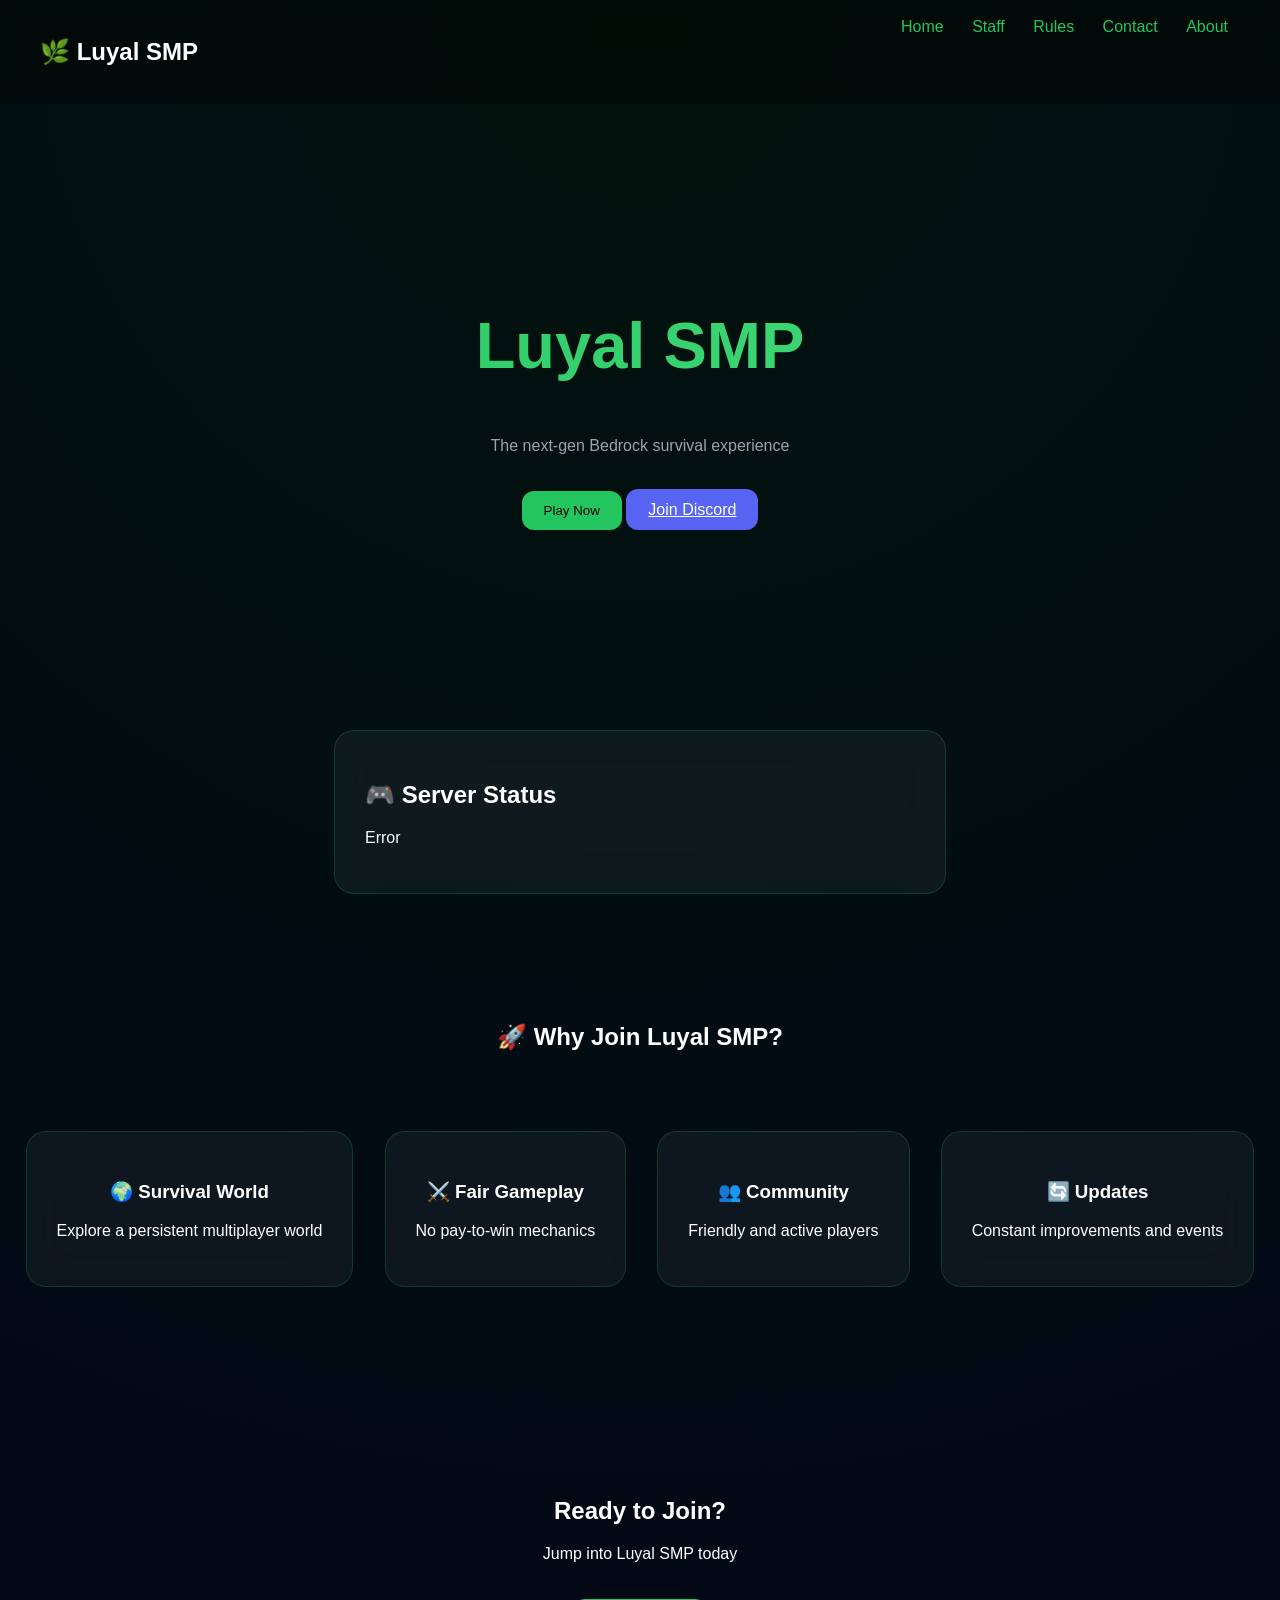
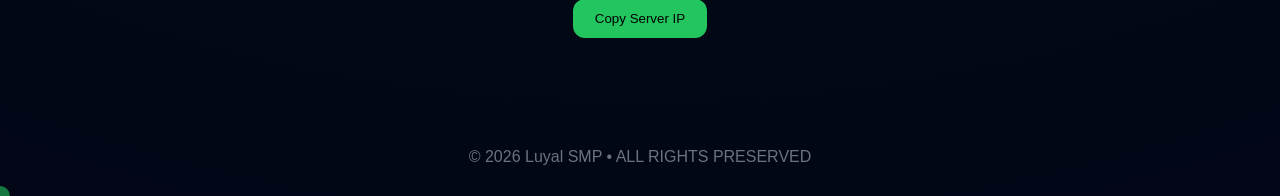
<file: index.html>
<!DOCTYPE html>
<html lang="en">
<head>
  <meta charset="UTF-8">
  <title>Luyal SMP</title>
  <meta name="viewport" content="width=device-width, initial-scale=1.0">

  <link rel="stylesheet" href="style.css">
</head>
<body>

<!-- NAV -->
<nav>
  <h2>🌿 Luyal SMP</h2>
  <div>
    <a href="index.html">Home</a>
    <a href="staff.html">Staff</a>
    <a href="rules.html">Rules</a>
    <a href="contact.html">Contact</a>
    <a href="about.html">About</a>
  </div>
</nav>

<!-- HERO -->
<section class="hero reveal">
  <h1>Luyal SMP</h1>
  <p>The next-gen Bedrock survival experience</p>

  <div>
    <button class="btn copy" onclick="copyIP()">Play Now</button>
    <a class="btn discord" href="https://discord.gg/XmeDRH3hdk" target="_blank">
      Join Discord
    </a>
  </div>
</section>

<!-- STATUS -->
<div class="card reveal">
  <h2>🎮 Server Status</h2>
  <p id="status">Checking...</p>
  <p id="players"></p>
</div>

<!-- FEATURES -->
<section class="reveal" style="text-align:center; padding:60px 20px;">
  <h2>🚀 Why Join Luyal SMP?</h2>

  <div style="display:flex; flex-wrap:wrap; justify-content:center; gap:20px; margin-top:30px;">
    
    <div class="card">
      <h3>🌍 Survival World</h3>
      <p>Explore a persistent multiplayer world</p>
    </div>

    <div class="card">
      <h3>⚔️ Fair Gameplay</h3>
      <p>No pay-to-win mechanics</p>
    </div>

    <div class="card">
      <h3>👥 Community</h3>
      <p>Friendly and active players</p>
    </div>

    <div class="card">
      <h3>🔄 Updates</h3>
      <p>Constant improvements and events</p>
    </div>

  </div>
</section>

<!-- CALL TO ACTION -->
<section class="reveal" style="text-align:center; padding:80px 20px;">
  <h2>Ready to Join?</h2>
  <p>Jump into Luyal SMP today</p>

  <button class="btn copy" onclick="copyIP()">Copy Server IP</button>
</section>

<!-- FOOTER -->
<footer style="text-align:center; padding:30px; color:#6b7280;">
  © 2026 Luyal SMP • ALL RIGHTS PRESERVED
</footer>

<script src="script.js"></script>
</body>
</html>
</file>
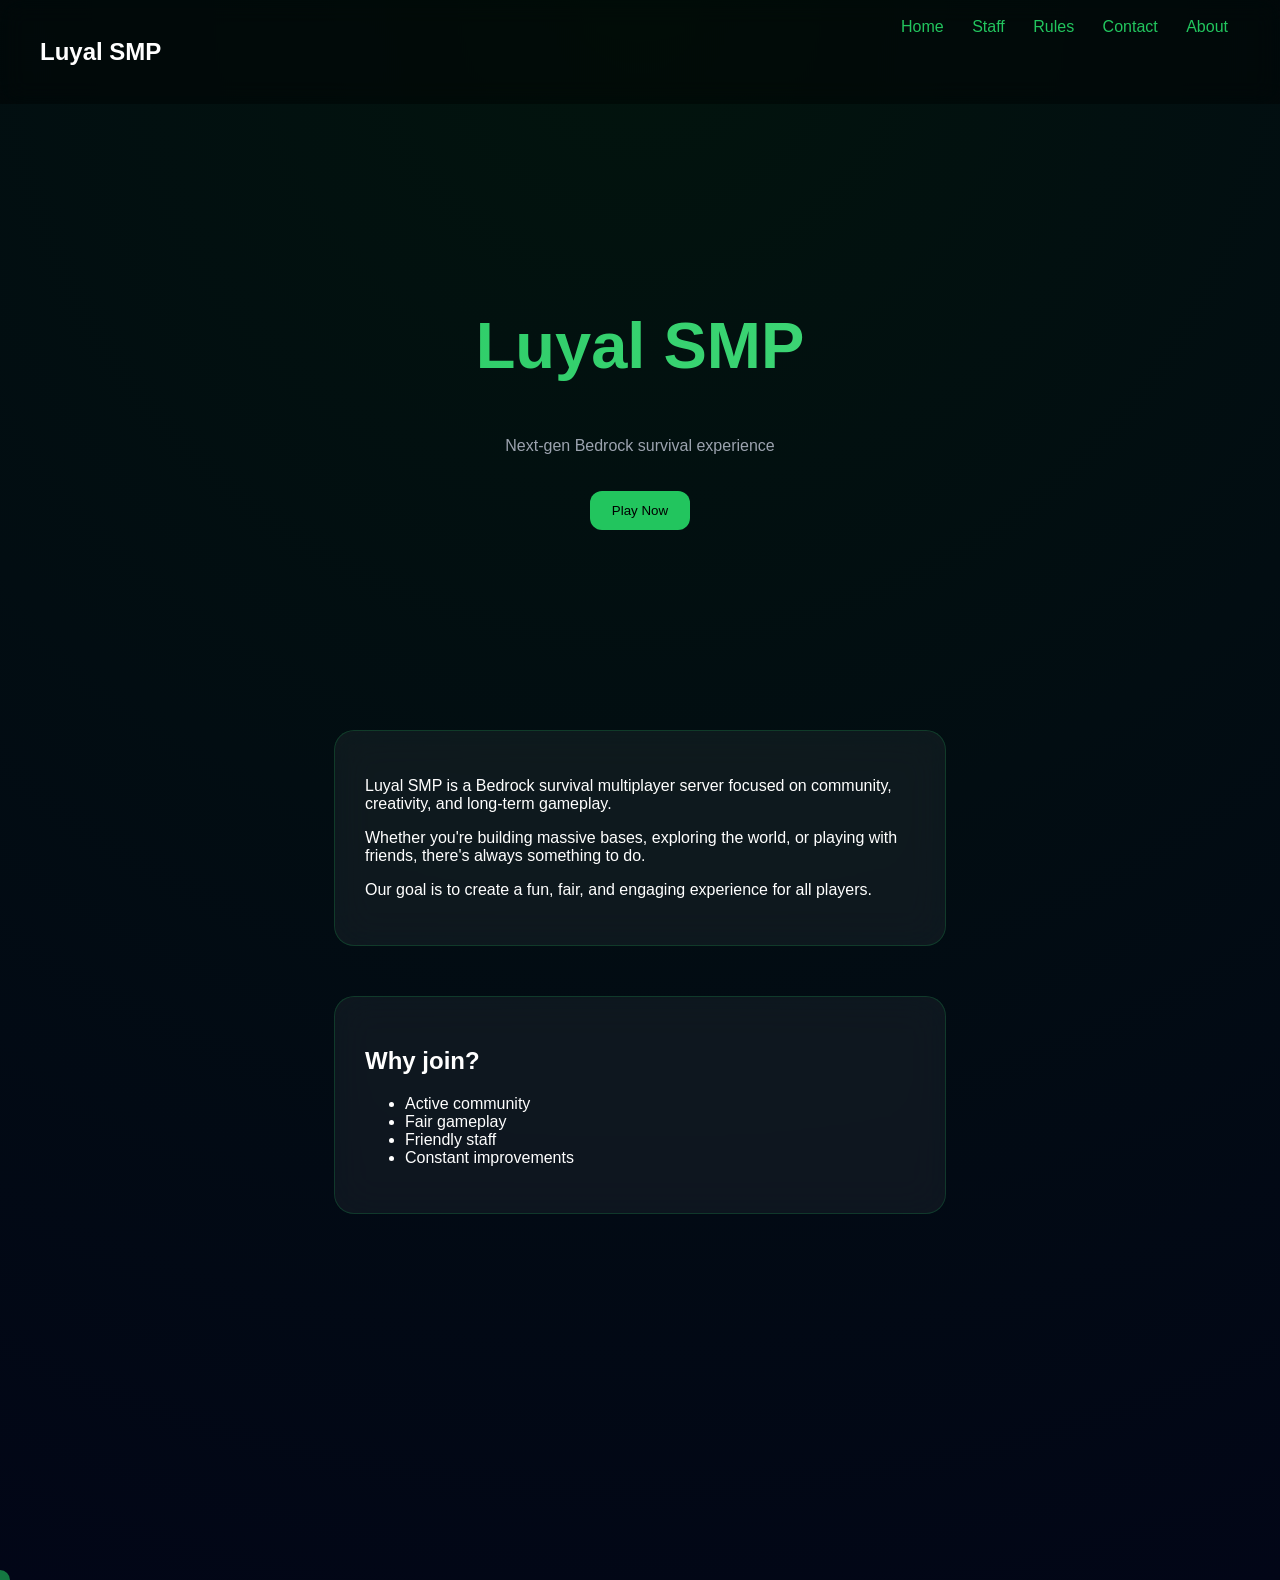
<file: about.html>
<!DOCTYPE html>
<html>
<head>
  <title>About - Luyal SMP</title>
  <link rel="stylesheet" href="style.css">
</head>
<body>

<nav>
  <h2> Luyal SMP</h2>
  <div>
    <a href="index.html">Home</a>
    <a href="staff.html">Staff</a>
    <a href="rules.html">Rules</a>
    <a href="contact.html">Contact</a>
    <a href="about.html">About</a>
  </div>
</nav>

<section class="hero fade-in">
  <h1>Luyal SMP</h1>
  <p>Next-gen Bedrock survival experience</p>
  <button class="btn copy" onclick="copyIP()">Play Now</button>
</section>

<div class="card fade-in">
  <p>
    Luyal SMP is a Bedrock survival multiplayer server focused on
    community, creativity, and long-term gameplay.
  </p>

  <p>
    Whether you're building massive bases, exploring the world,
    or playing with friends, there's always something to do.
  </p>

  <p>
    Our goal is to create a fun, fair, and engaging experience
    for all players.
  </p>
</div>

<div class="card fade-in">
  <h2>Why join?</h2>
  <ul>
    <li>Active community</li>
    <li>Fair gameplay</li>
    <li>Friendly staff</li>
    <li>Constant improvements</li>
  </ul>
</div>

<section class="hero reveal">
  
<script src="script.js"></script>
</body>
</html>    </p>
  </div>
</section>

</body>
</html>
</file>
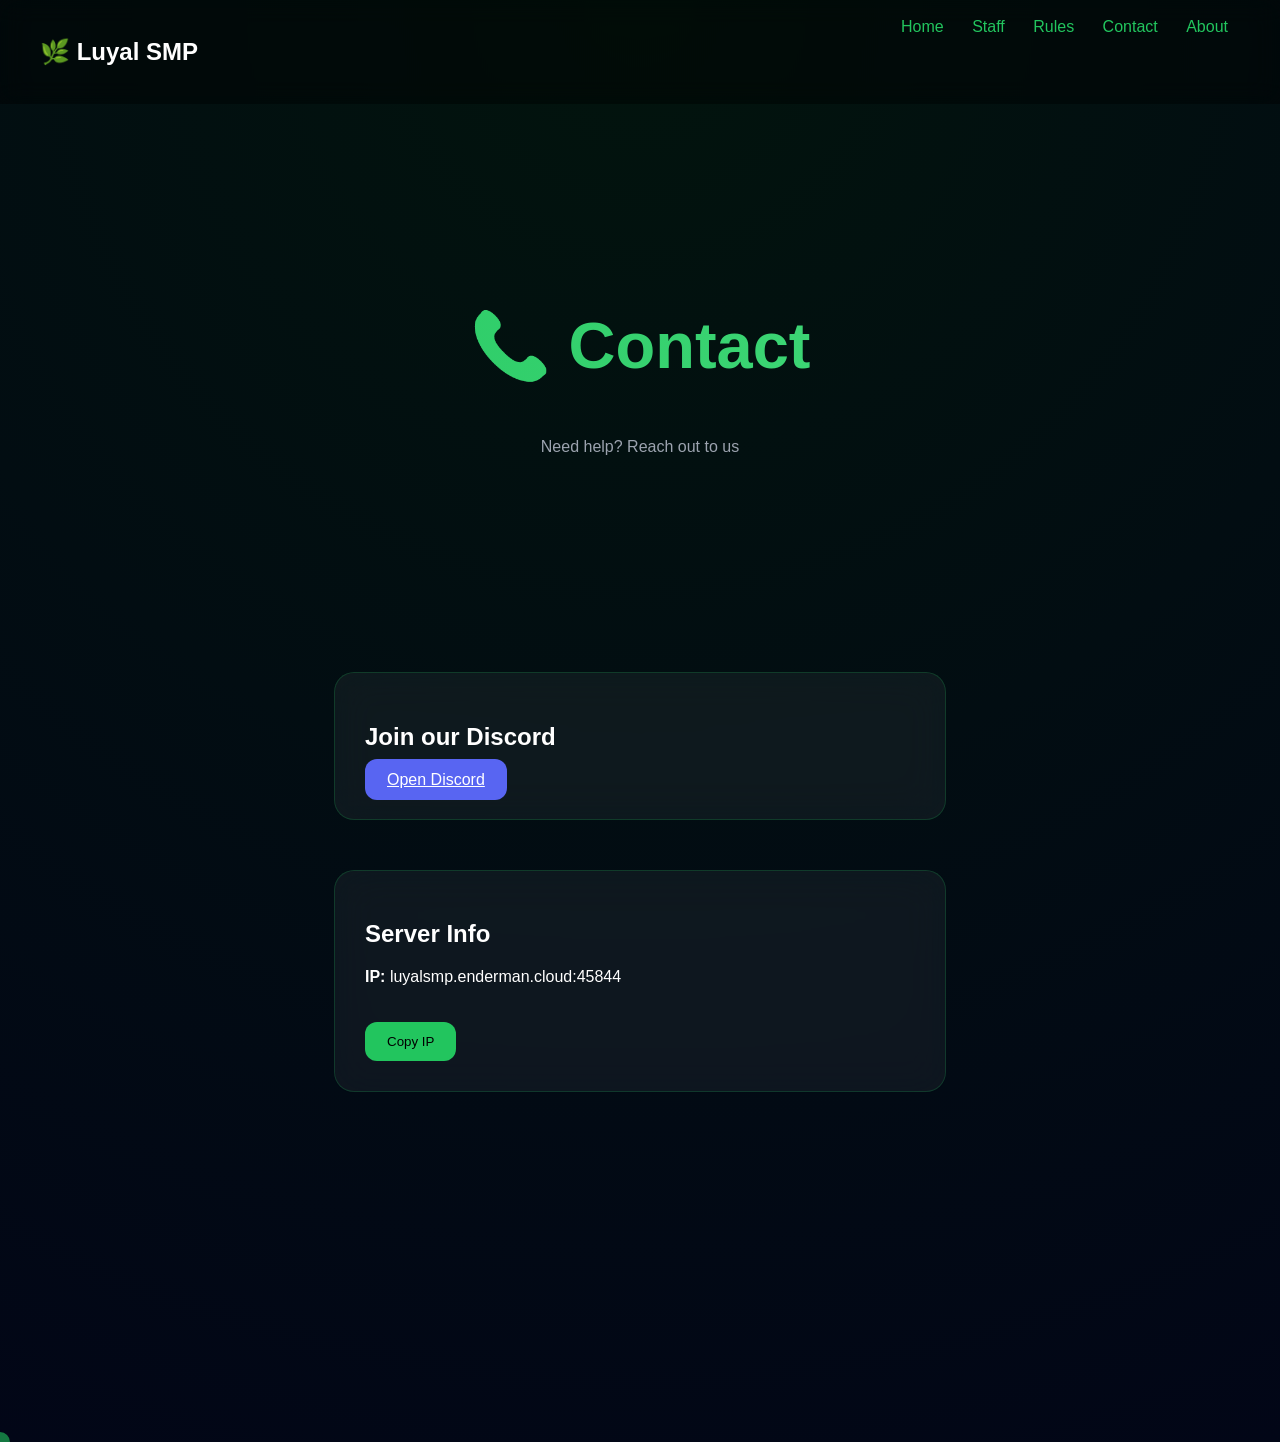
<file: contact.html>
<!DOCTYPE html>
<html>
<head>
  <title>Contact - Luyal SMP</title>
  <link rel="stylesheet" href="style.css">
</head>
<body>

<nav>
  <h2>🌿 Luyal SMP</h2>
  <div>
    <a href="index.html">Home</a>
    <a href="staff.html">Staff</a>
    <a href="rules.html">Rules</a>
    <a href="contact.html">Contact</a>
    <a href="about.html">About</a>
  </div>
</nav>

<section class="hero fade-in">
  <h1>📞 Contact</h1>
  <p>Need help? Reach out to us</p>
</section>

<div class="card fade-in">
  <h2>Join our Discord</h2>
  <a class="btn discord" href="https://discord.gg/XmeDRH3hdk" target="_blank">
    Open Discord
  </a>
</div>

<div class="card fade-in">
  <h2>Server Info</h2>
  <p><strong>IP:</strong> luyalsmp.enderman.cloud:45844</p>
  <button class="btn copy" onclick="copyIP()">Copy IP</button>
</div>

  <section class="hero reveal">
    
<script src="script.js"></script>
</body>
</html></html>
</file>
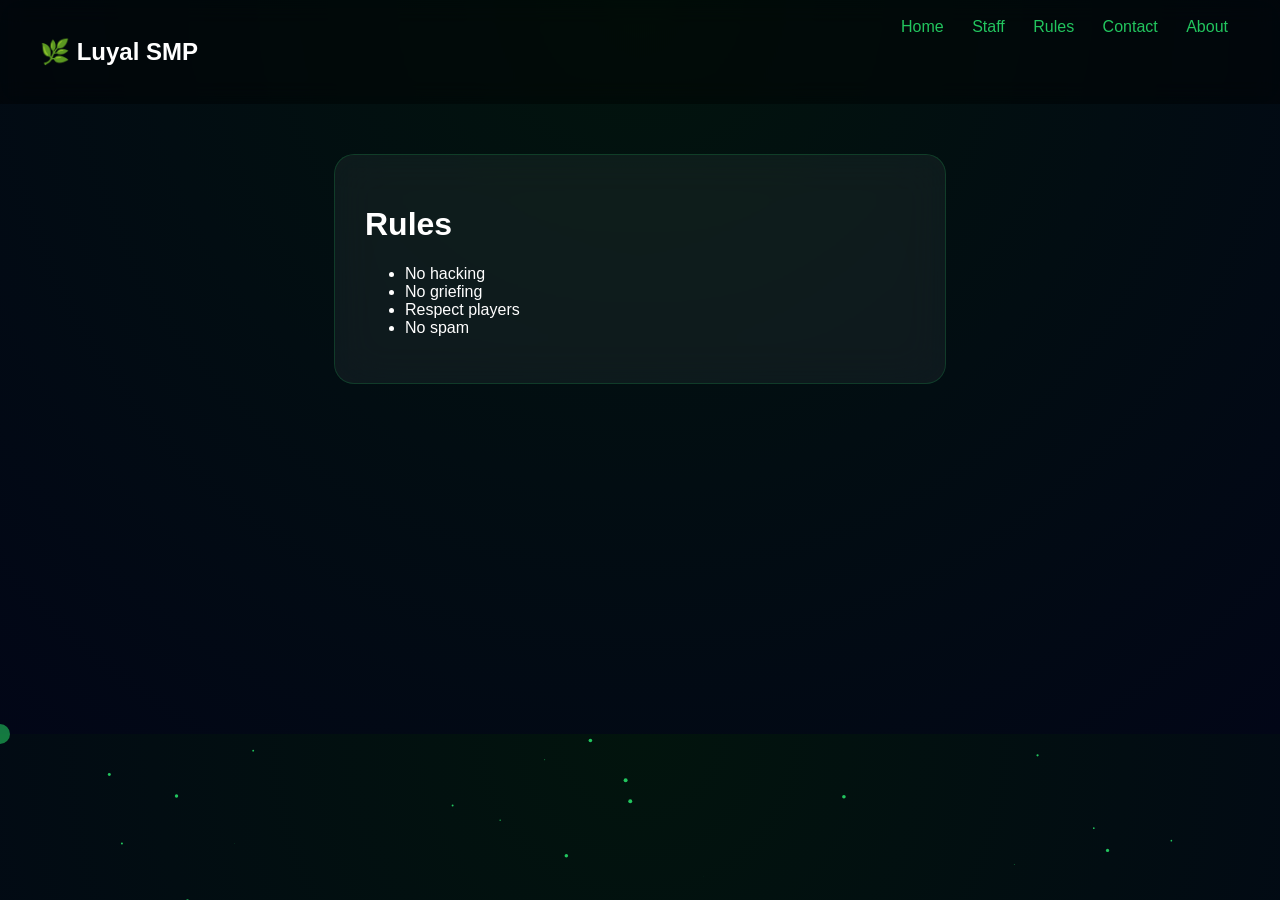
<file: rules.html>
<!DOCTYPE html>
<html>
<head>
  <title>Rules</title>
  <link rel="stylesheet" href="style.css">
</head>
<body>

<nav>
  <h2>🌿 Luyal SMP</h2>
  <div>
    <a href="index.html">Home</a>
    <a href="staff.html">Staff</a>
    <a href="rules.html">Rules</a>
    <a href="contact.html">Contact</a>
    <a href="about.html">About</a>
  </div>
</nav>

<div class="card fade-in">
  <h1>Rules</h1>
  <ul>
    <li>No hacking</li>
    <li>No griefing</li>
    <li>Respect players</li>
    <li>No spam</li>
  </ul>
</div>

  <section class="hero reveal">
    
<script src="script.js"></script>
</body>
</html>
</file>
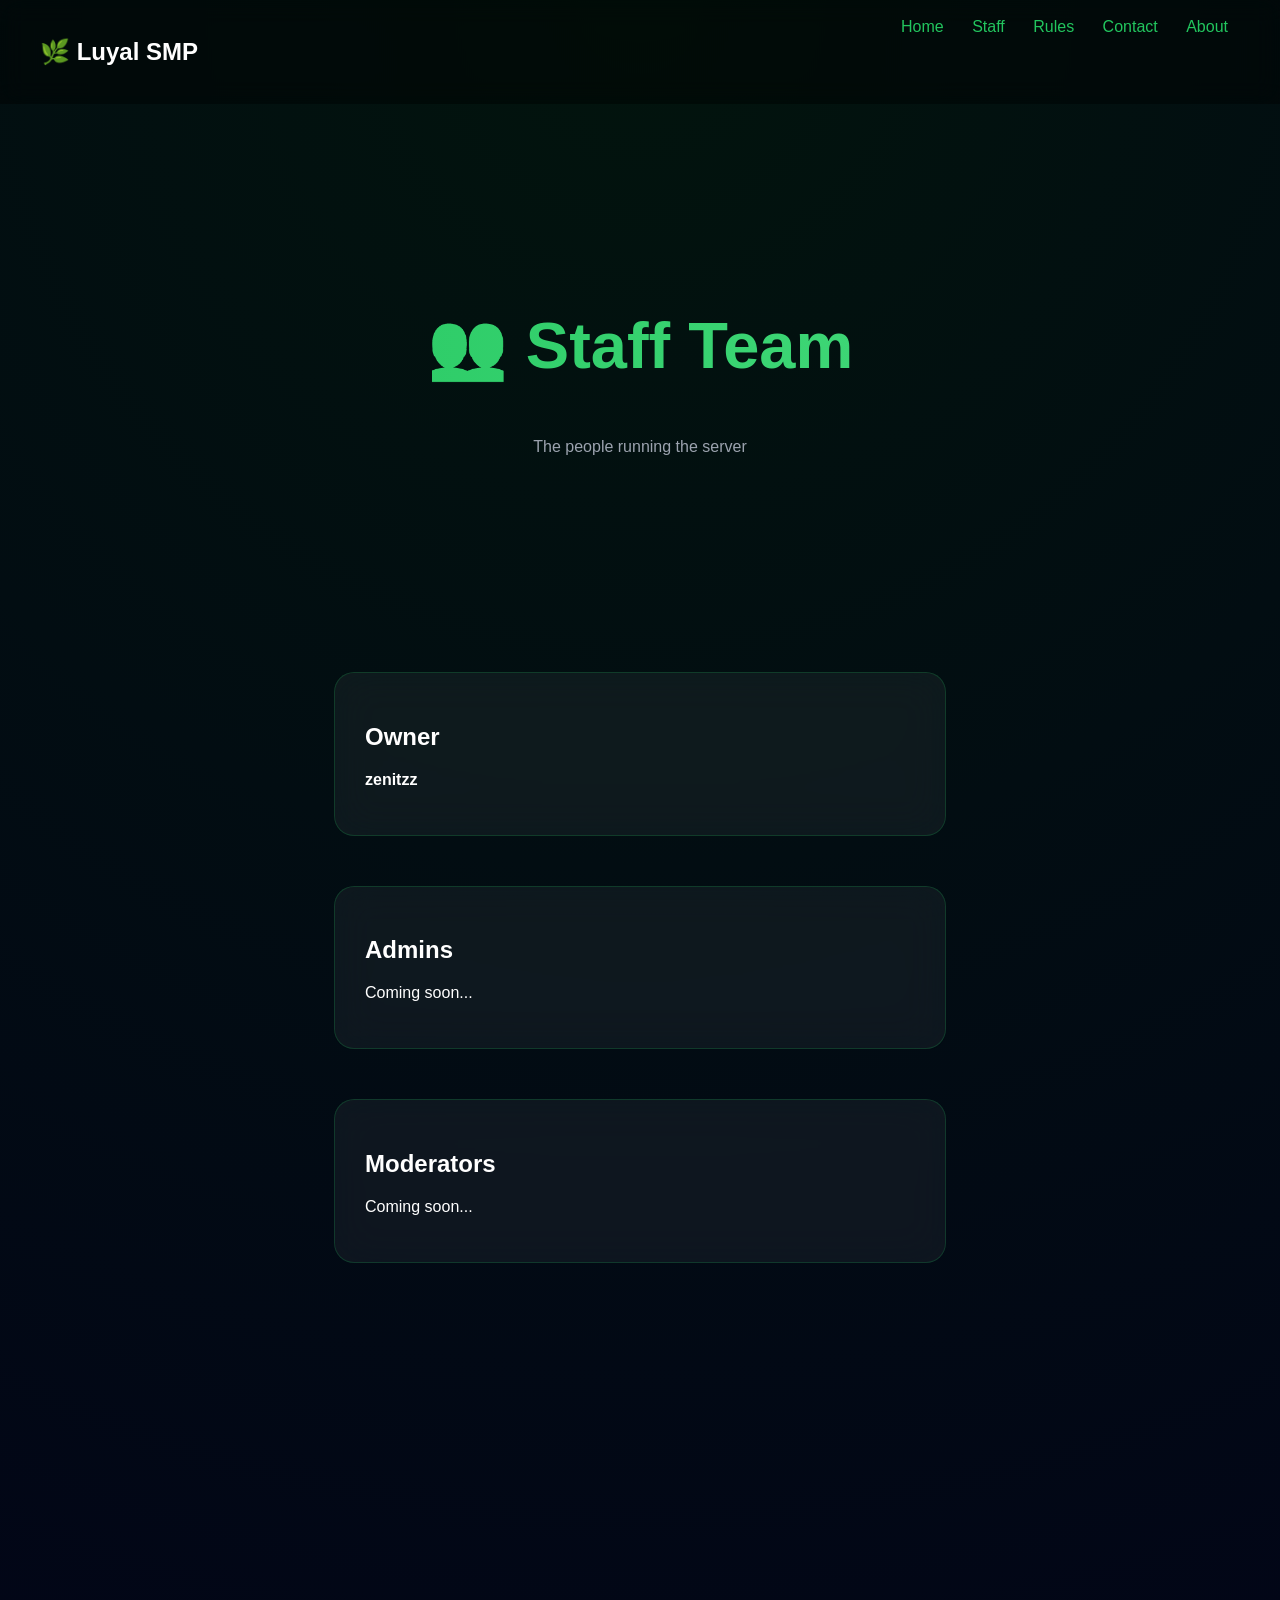
<file: staff.html>
<!DOCTYPE html>
<html>
<head>
  <title>Staff - Luyal SMP</title>
  <link rel="stylesheet" href="style.css">
</head>
<body>

<nav>
  <h2>🌿 Luyal SMP</h2>
  <div>
    <a href="index.html">Home</a>
    <a href="staff.html">Staff</a>
    <a href="rules.html">Rules</a>
    <a href="contact.html">Contact</a>
    <a href="about.html">About</a>
  </div>
</nav>

<section class="hero fade-in">
  <h1>👥 Staff Team</h1>
  <p>The people running the server</p>
</section>

<div class="card fade-in">
  <h2>Owner</h2>
  <p><strong>zenitzz </strong></p>
</div>

<div class="card fade-in">
  <h2>Admins</h2>
  <p>Coming soon...</p>
</div>

<div class="card fade-in">
  <h2>Moderators</h2>
  <p>Coming soon...</p>
</div>

  <section class="hero reveal">
    
<script src="script.js"></script>
</body>
</html>
</file>
<file: style.css>
body {
  margin: 0;
  font-family: 'Segoe UI', sans-serif;
  background: radial-gradient(circle at top, #02140d, #020617);
  color: white;
  overflow-x: hidden;
}

/* NAV */
nav {
  display: flex;
  justify-content: space-between;
  padding: 18px 40px;
  position: sticky;
  top: 0;
  backdrop-filter: blur(12px);
  background: rgba(0,0,0,0.4);
  z-index: 100;
}

nav a {
  margin: 0 12px;
  text-decoration: none;
  color: #22c55e;
  transition: 0.3s;
}

nav a:hover {
  text-shadow: 0 0 10px #22c55e;
}

/* HERO */
.hero {
  text-align: center;
  padding: 150px 20px;
}

.hero h1 {
  font-size: 65px;
  background: linear-gradient(90deg, #22c55e, #4ade80);
  -webkit-background-clip: text;
  color: transparent;
}

.hero p {
  color: #9ca3af;
}

/* BUTTON */
.btn {
  padding: 12px 22px;
  border-radius: 12px;
  border: none;
  cursor: pointer;
  margin-top: 20px;
  transition: 0.3s;
}

.copy {
  background: #22c55e;
  color: black;
}

.discord {
  background: #5865F2;
  color: white;
}

.btn:hover {
  transform: translateY(-3px) scale(1.05);
  box-shadow: 0 0 20px rgba(34,197,94,0.5);
}

/* CARD */
.card {
  margin: 50px auto;
  max-width: 550px;
  padding: 30px;
  border-radius: 20px;
  background: rgba(255,255,255,0.05);
  backdrop-filter: blur(20px);
  border: 1px solid rgba(34,197,94,0.2);
  transition: 0.4s;
}

.card:hover {
  transform: translateY(-8px) scale(1.02);
}

/* SCROLL ANIMATION */
.reveal {
  opacity: 0;
  transform: translateY(40px);
  transition: 1s;
}

.reveal.active {
  opacity: 1;
  transform: translateY(0);
}

/* CURSOR GLOW */
.cursor {
  width: 20px;
  height: 20px;
  border-radius: 50%;
  position: fixed;
  background: rgba(34,197,94,0.6);
  pointer-events: none;
  transform: translate(-50%, -50%);
  z-index: 999;
}

/* BACKGROUND PARTICLES */
#particles {
  position: fixed;
  width: 100%;
  height: 100%;
  z-index: -1;
}
</file>
